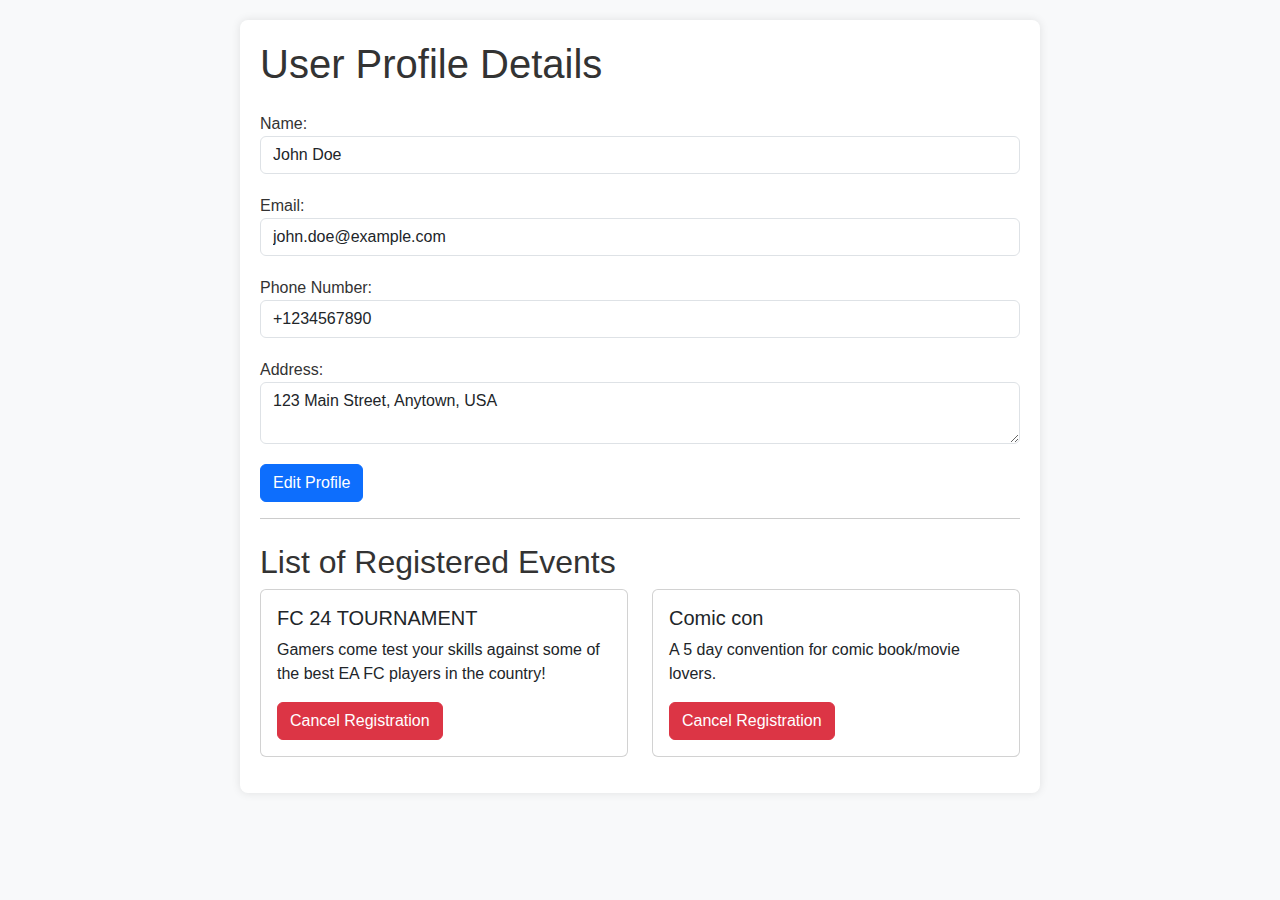
<file: user-acc.html>
<!DOCTYPE html>
<html lang="en">
<head>
    <meta charset="UTF-8">
    <meta name="viewport" content="width=device-width, initial-scale=1.0">
    <title>User Account - EventPro</title>
    <link href="https://cdn.jsdelivr.net/npm/bootstrap@5.3.3/dist/css/bootstrap.min.css" rel="stylesheet" integrity="sha384-QWTKZyjpPEjISv5WaRU9OFeRpok6YctnYmDr5pNlyT2bRjXh0JMhjY6hW+ALEwIH" crossorigin="anonymous">
    <style>
        body {
            font-family: 'Roboto', sans-serif;
            background-color: #f8f9fa;
            color: #333;
        }
        .container {
            max-width: 800px;
            margin: 20px auto;
            padding: 20px;
            background-color: #fff;
            border-radius: 8px;
            box-shadow: 0 0 10px rgba(0, 0, 0, 0.1);
        }
        .form-group {
            margin-bottom: 20px;
        }
    </style>
</head>
<body>
    <div class="container">
        <h1 class="mb-4">User Profile Details</h1>
        <div class="form-group">
            <label for="name">Name:</label>
            <input type="text" id="name" class="form-control" value="John Doe" readonly>
        </div>
        <div class="form-group">
            <label for="email">Email:</label>
            <input type="email" id="email" class="form-control" value="john.doe@example.com" readonly>
        </div>
        <div class="form-group">
            <label for="phone">Phone Number:</label>
            <input type="tel" id="phone" class="form-control" value="+1234567890" readonly>
        </div>
        <div class="form-group">
            <label for="address">Address:</label>
            <textarea id="address" class="form-control" readonly>123 Main Street, Anytown, USA</textarea>
        </div>
        <button class="btn btn-primary">Edit Profile</button>
        
        <hr>
        
        <h2 class="mt-4">List of Registered Events</h2>
        <div class="row">
            <div class="col-md-6 mb-3">
                <div class="card">
                    <div class="card-body">
                        <h5 class="card-title">FC 24 TOURNAMENT</h5>
                        <p class="card-text">Gamers come test your skills against some of the best EA FC players in the country!</p>
                        <a href="#" class="btn btn-danger">Cancel Registration</a>
                    </div>
                </div>
            </div>
            <div class="col-md-6 mb-3">
                <div class="card">
                    <div class="card-body">
                        <h5 class="card-title">Comic con</h5>
                        <p class="card-text">A 5 day convention for comic book/movie lovers.</p>
                        <a href="#" class="btn btn-danger">Cancel Registration</a>
                    </div>
                </div>
            </div>
            <!-- More event cards can be added dynamically or statically as needed -->
        </div>
    </div>
</body>
</html>
</file>
